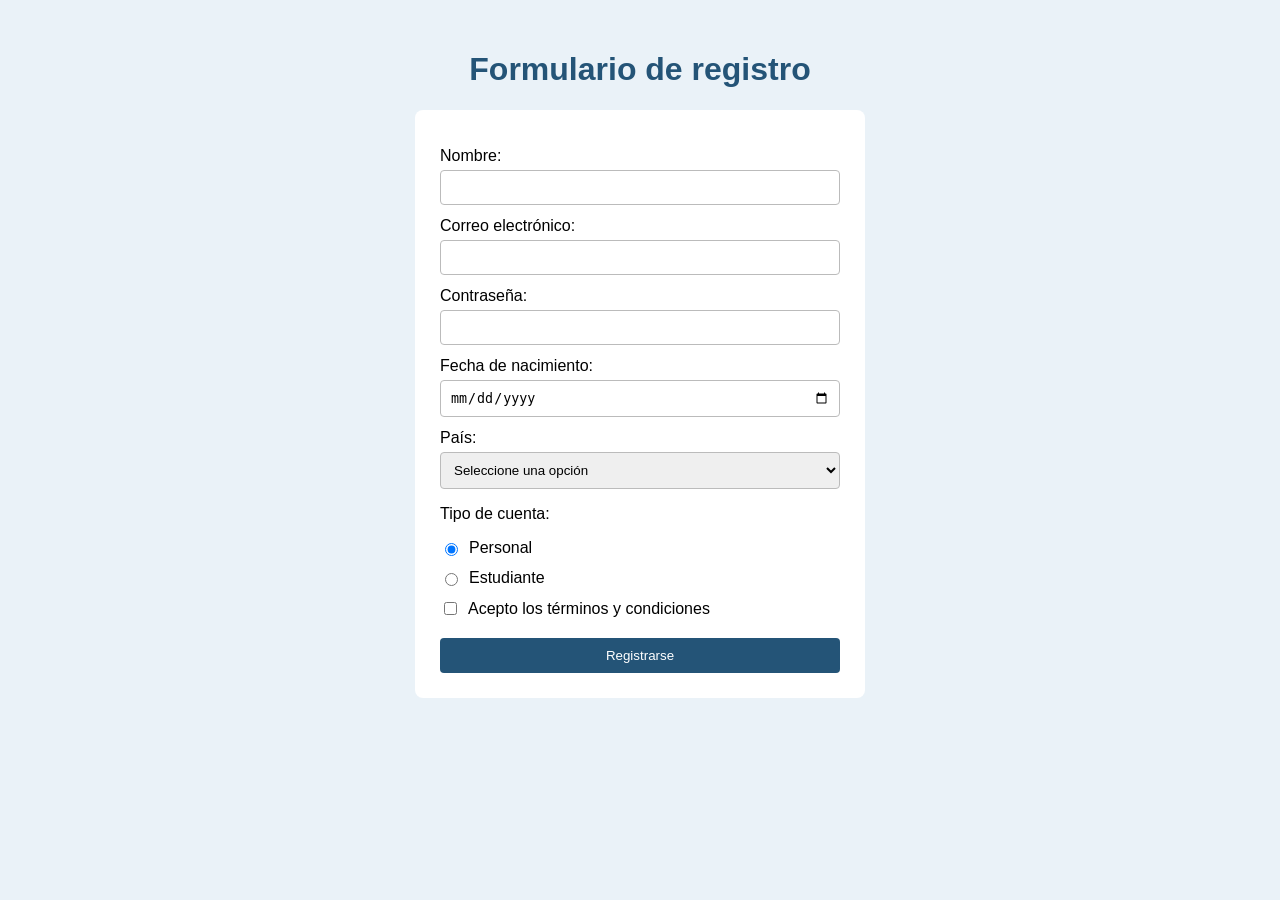
<file: Practica-programada-1/primera-parte/index.html>
<!DOCTYPE html>
<html lang="es">
<head>
    <meta charset="UTF-8">
    <meta name="viewport" content="width=device-width, initial-scale=1.0">
    <title>Registro</title>
    <link rel="stylesheet" href="styles.css">
</head>
<body>
    <h1>Formulario de registro</h1>

    <form>
        <label for="nombre">Nombre:</label>
        <input type="text" id="nombre" name="nombre" required>

        <label for="correo">Correo electrónico:</label>
        <input type="email" id="correo" name="correo" required>

        <label for="contrasena">Contraseña:</label>
        <input type="password" id="contrasena" name="contrasena" required>

        <label for="fecha">Fecha de nacimiento:</label>
        <input type="date" id="fecha" name="fecha">

        <label for="pais">País:</label>
        <select id="pais" name="pais">
            <option value="">Seleccione una opción</option>
            <option value="Costa Rica">Costa Rica</option>
            <option value="Nicaragua">Nicaragua</option>
            <option value="Otro">Otro</option>
        </select>

        <p>Tipo de cuenta:</p>
        <label class="opcion">
            <input type="radio" name="tipo" value="personal" checked>
            Personal
        </label>
        <label class="opcion">
            <input type="radio" name="tipo" value="estudiante">
            Estudiante
        </label>

        <label class="opcion">
            <input type="checkbox" name="terminos" required>
            Acepto los términos y condiciones
        </label>

        <button type="submit">Registrarse</button>
    </form>
</body>
</html>
</file>
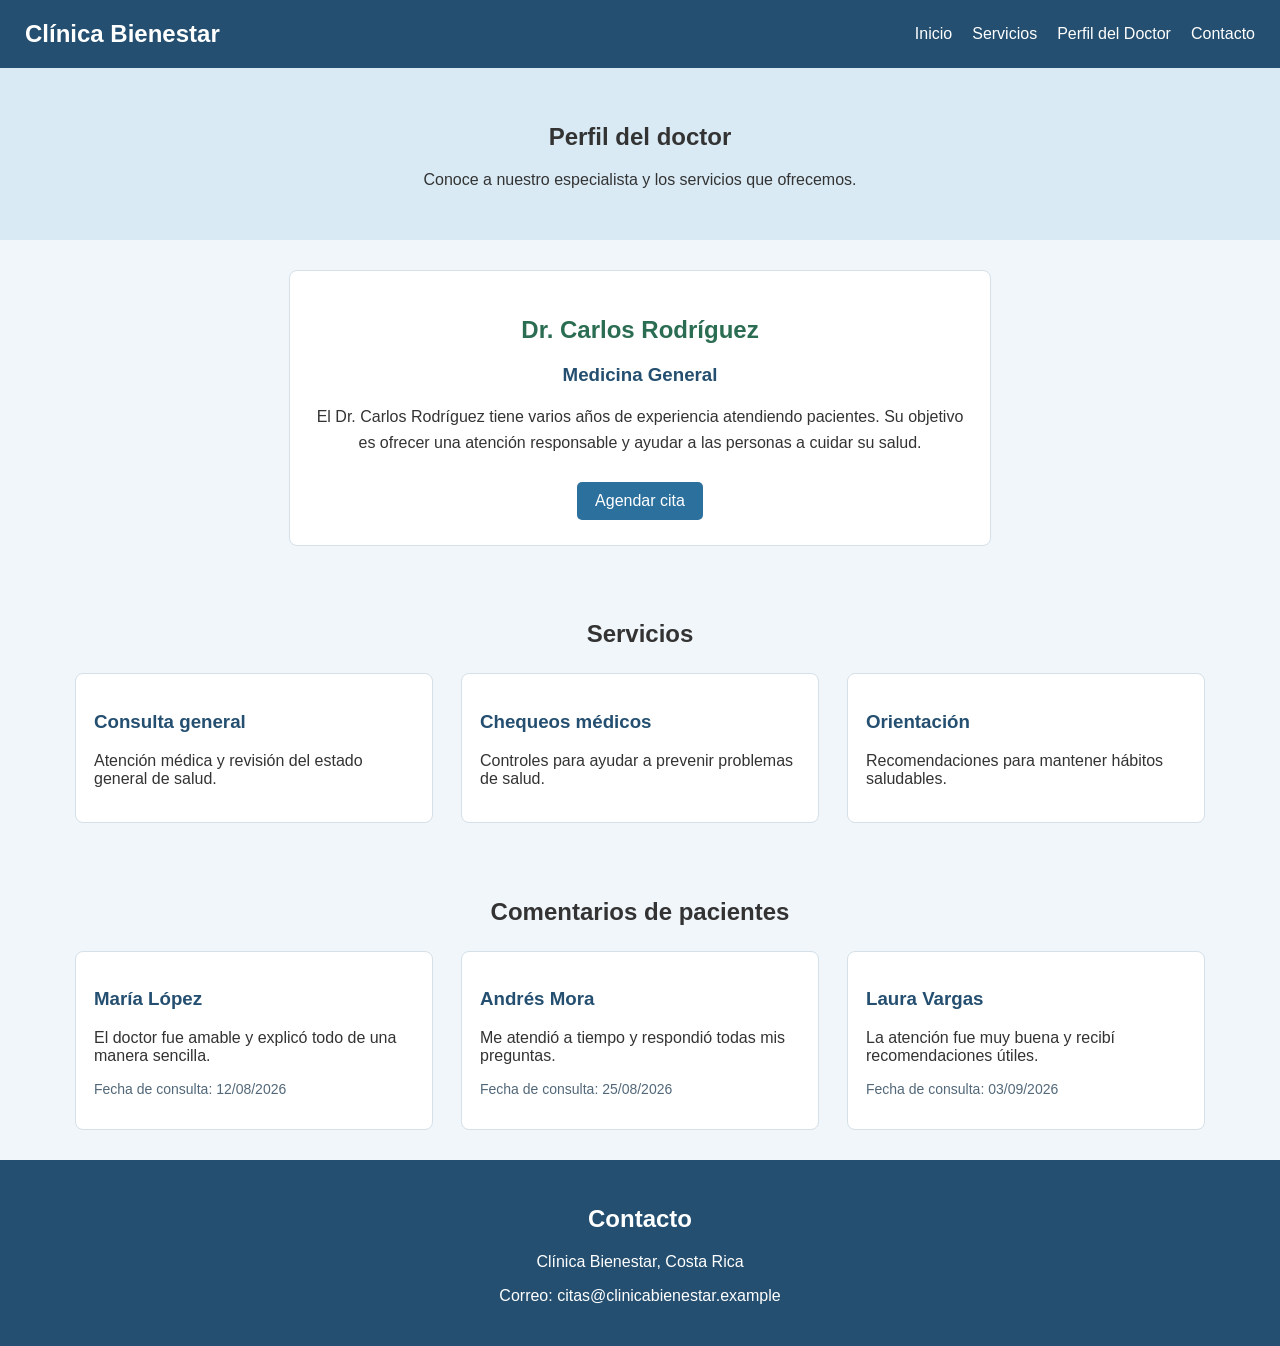
<file: Practica-programada-1/segunda-parte/index.html>
<!DOCTYPE html>
<html lang="es">
<head>
    <meta charset="UTF-8">
    <meta name="viewport" content="width=device-width, initial-scale=1.0">
    <title>Perfil del doctor</title>
    <link rel="stylesheet" href="styles.css">
</head>
<body>
    <header>
        <nav>
            <h2>Clínica Bienestar</h2>
            <ul>
                <li><a href="#inicio">Inicio</a></li>
                <li><a href="#servicios">Servicios</a></li>
                <li><a href="#doctor">Perfil del Doctor</a></li>
                <li><a href="#contacto">Contacto</a></li>
            </ul>
        </nav>
    </header>

    <main id="inicio">
        <section class="presentacion">
            <h1>Perfil del doctor</h1>
            <p>Conoce a nuestro especialista y los servicios que ofrecemos.</p>
        </section>

        <section id="doctor">
            <div class="perfil">
                <h2 class="nombre-doctor">Dr. Carlos Rodríguez</h2>
                <h3 class="especialidad">Medicina General</h3>
                <p id="descripcion">
                    El Dr. Carlos Rodríguez tiene varios años de experiencia atendiendo
                    pacientes. Su objetivo es ofrecer una atención responsable y ayudar
                    a las personas a cuidar su salud.
                </p>
                <a class="boton" href="mailto:citas@clinicabienestar.example">Agendar cita</a>
            </div>
        </section>

        <section id="servicios">
            <h2>Servicios</h2>
            <div class="servicios">
                <div class="servicio">
                    <h3>Consulta general</h3>
                    <p>Atención médica y revisión del estado general de salud.</p>
                </div>
                <div class="servicio">
                    <h3>Chequeos médicos</h3>
                    <p>Controles para ayudar a prevenir problemas de salud.</p>
                </div>
                <div class="servicio">
                    <h3>Orientación</h3>
                    <p>Recomendaciones para mantener hábitos saludables.</p>
                </div>
            </div>
        </section>

        <section class="comentarios">
            <h2>Comentarios de pacientes</h2>
            <div class="tarjetas">
                <div class="tarjeta">
                    <h3>María López</h3>
                    <p>El doctor fue amable y explicó todo de una manera sencilla.</p>
                    <p class="fecha">Fecha de consulta: 12/08/2026</p>
                </div>
                <div class="tarjeta">
                    <h3>Andrés Mora</h3>
                    <p>Me atendió a tiempo y respondió todas mis preguntas.</p>
                    <p class="fecha">Fecha de consulta: 25/08/2026</p>
                </div>
                <div class="tarjeta">
                    <h3>Laura Vargas</h3>
                    <p>La atención fue muy buena y recibí recomendaciones útiles.</p>
                    <p class="fecha">Fecha de consulta: 03/09/2026</p>
                </div>
            </div>
        </section>
    </main>

    <footer id="contacto">
        <h2>Contacto</h2>
        <p>Clínica Bienestar, Costa Rica</p>
        <p>Correo: citas@clinicabienestar.example</p>
    </footer>
</body>
</html>
</file>
<file: Practica-programada-1/primera-parte/styles.css>
body {
    font-family: Arial, sans-serif;
    background-color: #eaf2f8;
    margin: 0;
    padding: 30px;
}

h1 {
    text-align: center;
    color: #245477;
}

form {
    background-color: white;
    max-width: 400px;
    margin: 0 auto;
    padding: 25px;
    border-radius: 8px;
}

label {
    display: block;
    margin-top: 12px;
}

input:not([type="radio"]):not([type="checkbox"]),
select {
    width: 100%;
    padding: 9px;
    margin-top: 5px;
    border: 1px solid #bbb;
    border-radius: 4px;
    box-sizing: border-box;
}

.opcion {
    display: flex;
    align-items: center;
    gap: 8px;
}

.opcion input {
    width: auto;
}

button {
    width: 100%;
    margin-top: 20px;
    padding: 10px;
    background-color: #245477;
    color: white;
    border: none;
    border-radius: 4px;
    cursor: pointer;
}

button:hover {
    background-color: #16364e;
}

@media (max-width: 500px) {
    body {
        padding: 15px;
    }
}
</file>
<file: Practica-programada-1/segunda-parte/styles.css>
body {
    margin: 0;
    font-family: Arial, sans-serif;
    background-color: #f1f6fa;
    color: #333;
}

header {
    background-color: #244f70;
    color: white;
    padding: 10px 25px;
}

nav {
    display: flex;
    justify-content: space-between;
    align-items: center;
    flex-wrap: wrap;
}

nav h2 {
    margin: 10px 0;
}

nav ul {
    display: flex;
    flex-wrap: wrap;
    gap: 20px;
    padding: 0;
    margin: 10px 0;
    list-style: none;
}

nav a {
    color: white;
    text-decoration: none;
}

nav a:hover {
    color: #b8e2ff;
}

.presentacion {
    background-color: #d9eaf5;
    text-align: center;
    padding: 35px 15px;
}

#doctor {
    padding: 30px 15px;
}

.perfil {
    max-width: 650px;
    margin: 0 auto;
    padding: 25px;
    background-color: white;
    border: 1px solid #d5e0e8;
    border-radius: 8px;
    text-align: center;
}

.nombre-doctor {
    color: #2b6d52;
}

.especialidad {
    color: #244f70;
}

#descripcion {
    line-height: 1.6;
}

.boton {
    display: inline-block;
    margin-top: 10px;
    padding: 10px 18px;
    background-color: #2c709e;
    color: white;
    text-decoration: none;
    border-radius: 5px;
}

.boton:hover {
    background-color: #194866;
}

#servicios,
.comentarios {
    padding: 25px 20px;
    text-align: center;
}

.servicios,
.tarjetas {
    display: flex;
    justify-content: center;
    flex-wrap: wrap;
    gap: 18px;
}

.servicio,
.tarjeta {
    flex: 1 1 220px;
    max-width: 320px;
    padding: 18px;
    margin: 5px;
    background-color: white;
    border: 1px solid #d5e0e8;
    border-radius: 8px;
    text-align: left;
}

.servicio h3,
.tarjeta h3 {
    color: #244f70;
}

.fecha {
    font-size: 14px;
    color: #526879;
}

footer {
    padding: 25px;
    background-color: #244f70;
    color: white;
    text-align: center;
}

@media (max-width: 600px) {
    nav {
        flex-direction: column;
    }

    nav ul {
        justify-content: center;
        gap: 12px;
    }

    .servicio,
    .tarjeta {
        flex-basis: 100%;
    }
}
</file>
